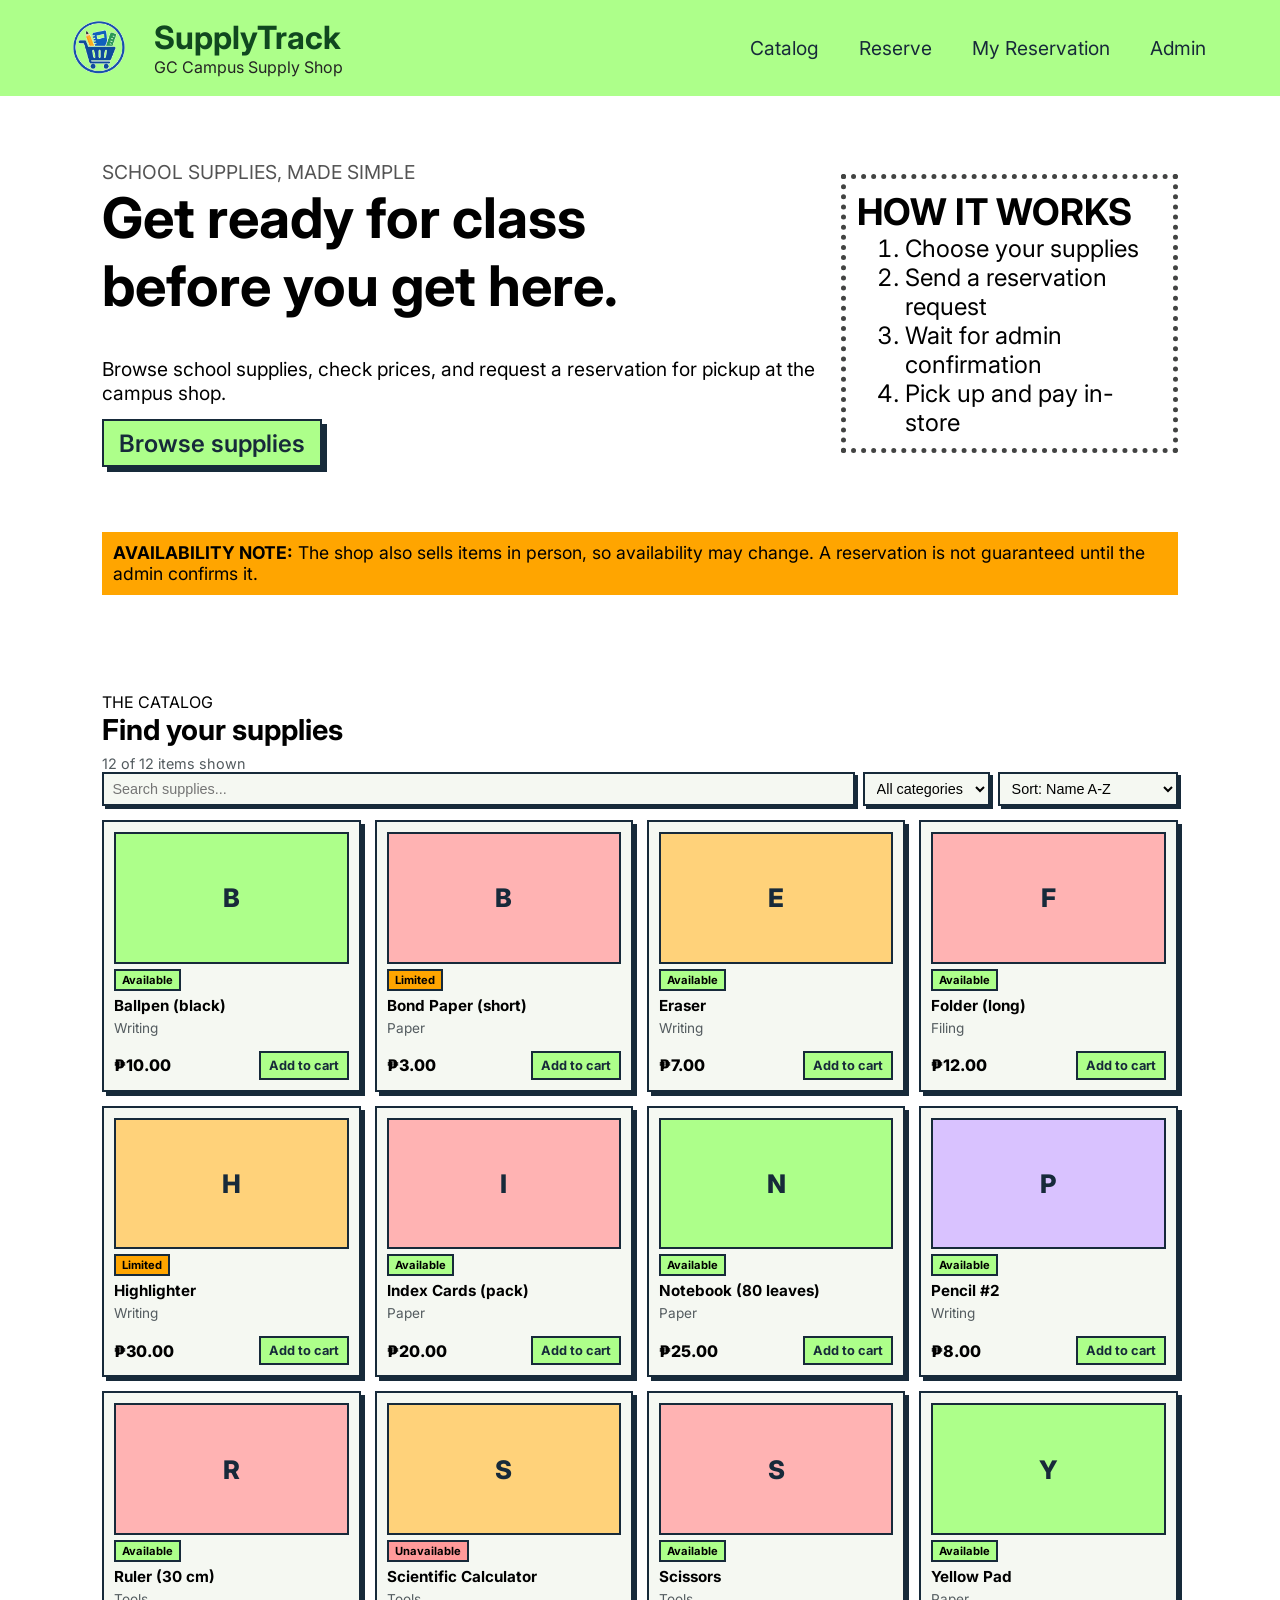
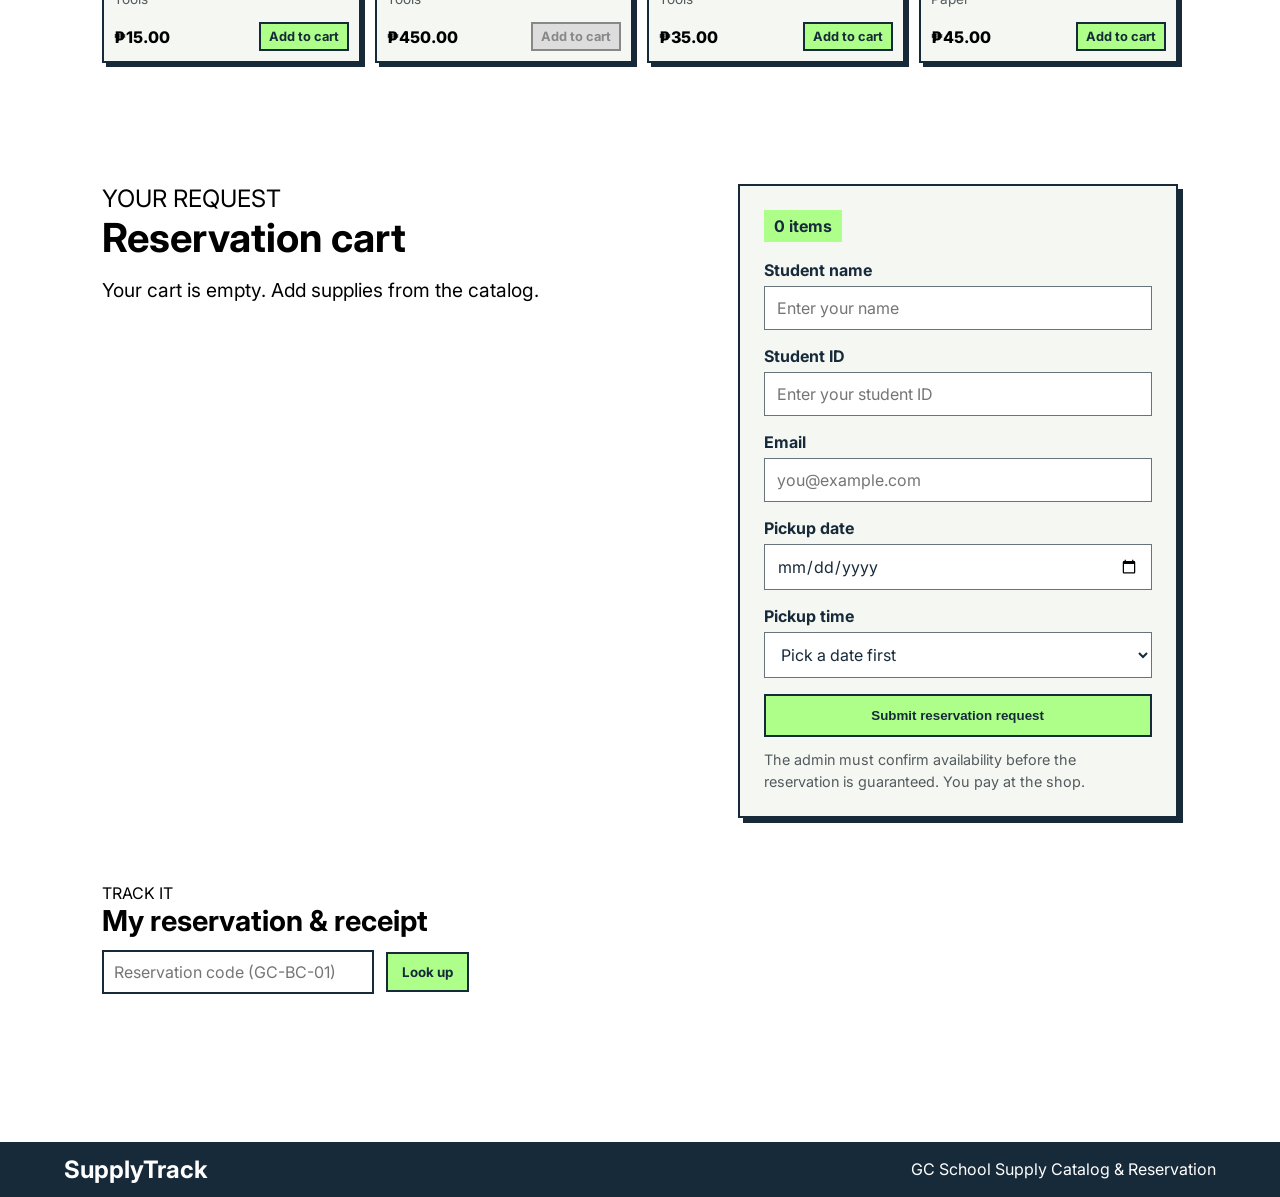
<file: index.html>
<!doctype html>
<html lang="en">
<head>
    <meta charset="utf-8">
    <meta name="viewport" content="width=device-width, initial-scale=1">
    <title>SupplyTrack | GC School Supplies</title>
    <link rel="stylesheet" href="style.css">
    <link rel="icon" type="image/x-icon" href="/images/logomain.png">
    <script src="products.js" defer></script>
    <script src="data.js" defer></script>
    <script src="app.js" defer></script>
</head>
<body>
    <div class="topmostnav">
        <a class="logoall" href="index.html">
            <img class="brand-logo" src="/images/logomain.png" alt="SupplyTrack logo">
            <div class="logo-contents-small">
                <div class="logo-text">SupplyTrack</div>
                <div class="logo-subtext">GC Campus Supply Shop</div>
            </div>
        </a>
        <div class="nav-links">
            <a href="#catalogcontain">Catalog</a>
            <a href="#reservationcontain">Reserve</a>
            <a href="#trackcontain">My Reservation</a>
            <a href="admin.html">Admin</a>
        </div>
    </div>

    <div class="containerallcontent">
    <div class="frontfacemain">
        <div class="frontfacetop">
            <div class="frontfaceleft">
                <p class="frontfacelefthead">SCHOOL SUPPLIES, MADE SIMPLE</p>
                <h1 class="leftbig1">Get ready for class</h1>
                <h1 class="leftbig2">before you get here.</h1>
                <p>Browse school supplies, check prices, and request a reservation for pickup at the campus shop.</p>
                <a class="browsebutton" href="#catalogcontain">Browse supplies</a>
            </div>
            <div class="frontfaceright">
                <p class="frontfacerighthead">HOW IT WORKS</p>
                <ol class="frontfacerightlist">
                    <li>Choose your supplies</li>
                    <li>Send a reservation request</li>
                    <li>Wait for admin confirmation</li>
                    <li>Pick up and pay in-store</li>
                </ol>
            </div>
        </div>
    </div>

    <section class="notice"><b>AVAILABILITY NOTE:</b> The shop also sells items in person, so availability may change. A reservation is not guaranteed until the admin confirms it.</section>


    <section class="catalogcontain" id="catalogcontain">
        <div class="cataloghead">
            <p class="catalogheadsmall">THE CATALOG</p>
            <h2 class="catalogheadbig">Find your supplies</h2>
        </div>
        <div id="item-count" class="muted"></div>
        <div class="catalogsearchall">
            <input class="catalogsearchbox" id="search" type="search" placeholder="Search supplies..." aria-label="Search supplies">
            <select class="catalogdropdown" id="category" aria-label="Filter by category"></select>
            <select class="catalogdropdown" id="sort" aria-label="Sort supplies">
                <option value="name">Sort: Name A-Z</option>
                <option value="low">Sort: Price low to high</option>
                <option value="high">Sort: Price high to low</option>
            </select>
        </div>
        <div id="products" class="product-grid"></div>
        <div class="more-wrap"><button class="btn" id="more-btn" type="button">Show more</button></div>
    </section>

    <section class="reservationcontain" id="reservationcontain">
        <div class="reservationtext">
            <p class="reservationheadsmall">YOUR REQUEST</p>
            <h2 class="reservationheadbig">Reservation cart</h2>
            <div id="cart-items" class="cart-list"></div>
            <p id="cart-total" class="cart-total"></p>
        </div>

        <div class="reservationrequestbox">
            <span class="cartcount" id="cart-count">0 items</span>
            <form class="reservation-form" id="reservation-form" novalidate>
                <small class="err" id="err-cart"></small>
                <label for="student-name">Student name</label>
                <input id="student-name" autocomplete="name" placeholder="Enter your name">
                <small class="err" id="err-student-name"></small>
                <label for="student-id">Student ID</label>
                <input id="student-id" placeholder="Enter your student ID">
                <small class="err" id="err-student-id"></small>
                <label for="student-email">Email</label>
                <input id="student-email" type="email" autocomplete="email" placeholder="you@example.com">
                <small class="err" id="err-student-email"></small>
                <label for="pickup-date">Pickup date</label>
                <input id="pickup-date" type="date">
                <small class="err" id="err-pickup-date"></small>
                <label for="pickup-time">Pickup time</label>
                <select id="pickup-time"></select>
                <small class="err" id="err-pickup-time"></small>
                <button class="button primary full" id="submit-btn" type="submit">Submit reservation request</button>
                <p class="tiny">The admin must confirm availability before the reservation is guaranteed. You pay at the shop.</p>
            </form>
            <div id="reservation-result" class="result hidden" aria-live="polite"></div>
        </div>
    </section>

    <section class="trackcontain" id="trackcontain">
        <p class="catalogheadsmall">TRACK IT</p>
        <h2 class="catalogheadbig">My reservation &amp; receipt</h2>
        <form class="track-form" id="track-form">
            <input id="track-code" placeholder="Reservation code (GC-BC-01)" aria-label="Reservation code">
            <button class="btn" type="submit">Look up</button>
        </form>
        <div id="receipt-view"></div>
    </section>
    </div>
    
    <footer class="footer">
        <h1>SupplyTrack</h1>
        <p>GC School Supply Catalog &amp; Reservation</p>
    </footer>
</body>
</html>
</file>
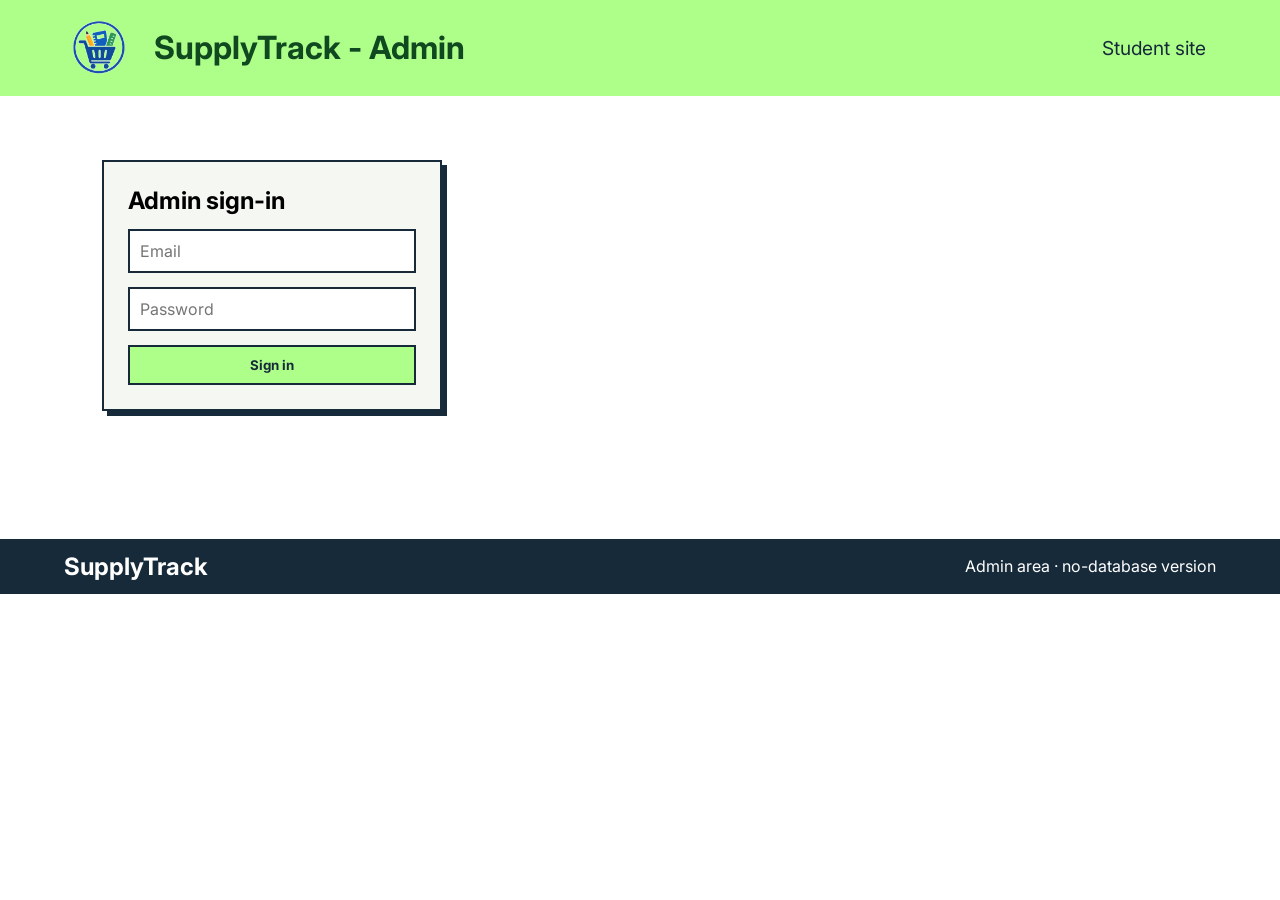
<file: admin.html>
<!doctype html>
<html lang="en">
<head>
    <meta charset="utf-8">
    <meta name="viewport" content="width=device-width, initial-scale=1">
    <title>SupplyTrack | Admin</title>
    <link rel="stylesheet" href="style.css">
    <link rel="icon" type="image/x-icon" href="/images/logomain.png">
    <script src="data.js" defer></script>
    <script src="products.js" defer></script>
    <script src="admin.js" defer></script>
</head>
<body>
    <div class="topmostnav">
        <a class="logoall" href="index.html"><img class="brand-logo" src="/images/logomain.png" alt="SupplyTrack logo"><div class="logo-text">SupplyTrack - Admin</div></a>
        <div class="nav-links"><a href="index.html">Student site</a></div>
    </div>
    <div class="containerallcontent">
    <div class="page">
        <form id="gate" class="gate">
            <h2>Admin sign-in</h2>
            <input id="login-email" type="email" placeholder="Email" aria-label="Email" autocomplete="username">
            <input id="login-password" type="password" placeholder="Password" aria-label="Password" autocomplete="current-password">
            <small class="err" id="login-err"></small>
            <button class="btn" type="submit">Sign in</button>
        </form>
        <div id="main" class="hidden">
            <div class="page-head"><div><p class="catalogheadsmall">SHOP VIEW</p><h2 class="catalogheadbig">Admin dashboard</h2></div>
                <button class="btn" id="lock-btn" type="button">Sign out</button></div>
            <!--- <section class="notice" style="margin:0 0 8px"><b>DEMO MODE:</b> data is saved only in THIS browser, and this sign-in is for show only. Students on other devices cannot reach this page.</section> --->
            <p class="tiny" id="sync-note"></p>
            <div class="stats">
                <div class="stat"><span>Pending</span><strong id="pending-count">0</strong></div>
                <div class="stat"><span>Confirmed / Preparing</span><strong id="active-count">0</strong></div>
                <div class="stat"><span>Ready for pickup</span><strong id="ready-count">0</strong></div>
            </div>
            <div class="inline-form">
                <input id="req-search" placeholder="Search code, name or student ID" aria-label="Search requests">
                <select id="filter" class="catalogdropdown" aria-label="Filter by status"></select>
            </div>
            <div id="reservations-list" class="reservation-list"></div>

            <h3>Products</h3>
            <form id="add-form" class="inline-form">
                <input id="new-name" placeholder="Product name" aria-label="Product name">
                <input id="new-category" list="cats" placeholder="Category" aria-label="Category">
                <datalist id="cats"></datalist>
                <input id="new-price" type="number" min="0.01" step="0.01" placeholder="Price" aria-label="Price">
                <label class="mini">Max per student <input id="new-max" type="number" min="1" max="50" value="10"></label>
                <select id="new-avail" class="catalogdropdown" aria-label="Availability"><option>Available</option><option>Limited</option><option>Unavailable</option></select>
                <button class="btn" type="submit">Add product</button>
            </form>
            <small class="err" id="add-err"></small>
            <button class="btn hidden" id="sample-btn" type="button">Load the 12 sample products</button>
            <div id="product-list"></div>
        </div>
    </div>
    </div>
    <footer class="footer"><h1>SupplyTrack</h1><p>Admin area · no-database version</p></footer>
</body>
</html>
</file>
<file: style.css>
/* css reset */
html,
        body,
        h1,
        h2,
        h3,
        h4,
        p,
        ul,
        ol {
            margin: 0;
            padding: 0;
        }
@font-face {
    font-family: "Inter";
    src: url(fonts/Inter-VariableFont_opsz\,wght.ttf) format("truetype");
    font-style: normal;
}
/* objects positions */
/* topmostnav positions */
body {
    display: flex;
    flex-direction: column;
    font-family: "Inter", sans-serif;
}
.admin-page {
    min-height: 100vh;
}
.admin-page .page {
    flex: 1;
    padding: 5% 8%;
}
.topmostnav {
    display: flex;
    flex-direction: row;
    justify-content: space-between;
    align-items: center;
    position: sticky;
    top: 0;
    z-index: 10;
}
.containerallcontent {
    padding: 5% 8% 5% 8%;     /* UNIVERSAL SIDE PADDING FOR THE CONTENT (EXCLUDING NAV AND FOOT) */
    display: flex;
    flex-direction: column;
}
.containerallcontent > * {
    margin-bottom: 6%; /* applies the child properties with margin bottoms */
}
.logoall {
    display: flex;
    flex-direction: row;
    align-items: center;
}
.logo-contents-small {
    display: flex;
    flex-direction: column;
}
.nav-links {
    display: flex;
    flex-direction: row;
    gap: 20px;
}
.nav-toggle {
    display: none;
}
/* frontfacemain positions */
.frontfacemain {
    display: flex;
    flex-direction: column;
}
.frontfacetop {
    display: flex;
    flex-direction: row;
    justify-content: space-between;
}
.frontfaceleft {
    display: flex;
    flex-direction: column;
}
.frontfaceright {
    display: flex;
    flex-direction: column;
}
/* catalogcontain positions */
.catalogcontain {
    display: flex;
    flex-direction: column;
}
.cataloghead {
    display: flex;
    flex-direction: column;
}
.catalogsearchall {
    display: flex;
    flex-direction: row;
    justify-content: space-between;
}
/* reservationcontain positions */
.reservationcontain {
    display: flex;
    flex-direction: row;
}
.reservationtext {
    display: flex;
    flex-direction: column;
}
.reservation-form {
    display: flex;
    flex-direction: column;
}
/* footer positions */
footer {
    display: flex;
    flex-direction: row;
    justify-content: space-between;
}
/* end objects positions */

/* contents design */
/* topmostnav design */
.topmostnav {
    background-color: #adff8a;
    padding: 1% 5% 1% 5%;
}
.logo-text {
    font-size: 2rem;
    font-weight: 700;
    color: #10481f;
}
.logo-subtext {
    color: #242424;
}
.logoall {
    gap: 20px;
    text-decoration: none;
    color: #172a3a;
}
.brand-logo {
    width: 70px;
    height: 70px;
}
.brand-logo img {
    display: block;
    width: 100%;
    height: 100%;
    object-fit: contain;
    filter: drop-shadow(2px 3px 2px rgb(23 42 58 / 35%));
}
.nav-links a {
    text-decoration: none;
    font-size: 1.2rem;
    color: #172a3a;
    padding: 10px;
    transition: background-color 100ms ease, color 100ms ease, transform 100ms ease;
}
.nav-links a:hover {
    background-color: #172a3a;
    color: white;
}
/* frontfacemain design */
.frontfacetop {
    align-items: center;
}
.frontfacelefthead {
    font-size: 1rem;
}
.leftbig2 {
    margin-bottom: 5%;
}
.frontfaceleft h1 {
    font-size: 3.5rem;
}
.frontfaceleft p {
    font-size: 1.2rem;
}
.frontfacelefthead {
    color: rgb(83, 83, 83);
}
/*.frontfacemain {
    padding: 5% 11% 5% 11%;
}*/
.browsebutton {
    display: inline-block;
    background-color: #adff8a;
    color: #172a3a;
    font-family: "Inter", sans-serif;
    font-weight: 600;
    text-decoration: none;
    padding: 1% 2% 1% 2%;
    margin-top: 2%;
    font-size: 1.5rem;
    width: fit-content;
    border: 2px solid #172a3a;
    box-shadow: 5px 5px 0 #172a3a;
    transition: background-color 100ms ease, color 100ms ease, transform 100ms ease, box-shadow 100ms ease;
}
.browsebutton:hover {
    background-color: #172a3a;
    color: white;
    box-shadow: 5px 5px 0 #adff8a;
    border: 2px solid #adff8a;
}
.browsebutton:active {
    transform: translate(4px, 4px);
    box-shadow: 1px 1px 0 #172a3a;
}
.frontfaceright {
    border-color: #424342;
    border-style: dotted;
    border-width: 5px;
    padding: 1%;
}
.frontfacerighthead {
    font-size: 2.3rem;
    font-weight: 700;
}
.frontfacerightlist {
    font-size: 1.5rem;
    list-style-type: decimal;
    padding-left: 2em;
}
/* notice design univ */
.notice {
    background-color: orange;
    padding: 1%;
    /* margin: 0 11% 0 11%; */
    font-size: 1.1rem;
    align-content: center;
}
/* catalog design */
/*.catalogcontain {
    padding: 5% 11% 5% 11%;
}*/
.catalogheadsmall {
    font-size: 1.5rem;
    margin-bottom: 1%;
}
.catalogheadbig {
    margin-bottom: 1%;
    font-size: 2.5rem;
}
.catalogsearchbox{
    box-sizing: border-box;
    width: min(100%, 1000px);
    padding: 10px;
    border: 2px solid #172a3a;
    background-color: #f5f8f2;
    box-shadow: 5px 5px 0 #172a3a;
}
.catalogsearchbox:focus {
    outline: 2px solid #9af45a;
    outline-offset: 1px;
}
.catalogdropdown {
    box-sizing: border-box;
    padding: 10px;
    border: 2px solid #172a3a;
    background-color: #f5f8f2;
    box-shadow: 5px 5px 0 #172a3a;
    cursor: pointer;
}
/* reservation design */
.reservationcontain {
    /* padding: 5% 11% 5% 11%; */
    justify-content: space-between;
    align-items: flex-start;
    gap: 32px;
}
.reservationheadbig {
    margin-bottom: 1%;
    font-size: 2.5rem;
}
.reservationheadsmall {
    font-size: 1.5rem;
}
.mutedreservation {
    font-size: 1.2rem;
}
.reservation-form {
    flex: 1;
}
.reservationrequestbox {
    box-sizing: border-box;
    width: min(100%, 440px);
    flex: 0 1 440px;
    margin-left: auto;
    padding: 24px;
    border: 2px solid #172a3a;
    background-color: #f5f8f2;
    box-shadow: 5px 5px 0 #172a3a;
}
.cartcount {
    display: inline-block;
    margin-bottom: 18px;
    padding: 6px 10px;
    background-color: #adff8a;
    color: #172a3a;
    font-weight: 700;
}
.reservation-form label {
    margin: 0 0 6px;
    color: #172a3a;
    font-weight: 700;
}
.reservation-form input,
.reservation-form select {
    box-sizing: border-box;
    width: 100%;
    margin-bottom: 16px;
    padding: 11px 12px;
    border: 1px solid #68747b;
    border-radius: 0;
    background-color: #fff;
    color: #172a3a;
    font: inherit;
}
.reservation-form input:focus,
.reservation-form select:focus {
    outline: 2px solid #6b9d48;
    outline-offset: 1px;
}
.reservation-form button {
    width: 100%;
    padding: 12px 14px;
    border: 2px solid #172a3a;
    border-radius: 0;
    background-color: #adff8a;
    color: #172a3a;
    font-weight: 700;
    cursor: pointer;
}
.reservation-form button:hover {
    background-color: #172a3a;
    color: #fff;
}
.reservation-form .tiny {
    margin-top: 12px;
    color: #535b5f;
    line-height: 1.5;
}
/*.trackcontain, .page { 
    padding: 5% 11%; 
}*/
/* footer design */
footer {
    padding: 1% 5% 1% 5%;
    align-items: center;
    align-content: center;
    background-color: #172a3a;
    color: white;
}
footer h1 {
    font-size: 1.5rem;
}

/* ---- parts built by JavaScript + new pages (same green / navy / hard-shadow style) ---- */
.hidden { display: none !important; }
.muted, .tiny { color: #535b5f; font-size: .9rem; }
.product-grid { display: grid; grid-template-columns: repeat(3, 1fr); gap: 24px; margin-top: 24px; }
.product, .reservation-card, .receipt, .gate, .stat {
    box-sizing: border-box; border: 2px solid #172a3a; background-color: #f5f8f2; box-shadow: 5px 5px 0 #172a3a;
}
.product { padding: 16px; display: flex; flex-direction: column; gap: 8px; }
.product-top, .product-bottom, .reservation-head, .page-head { display: flex; justify-content: space-between; align-items: center; gap: 10px; }
.product h3 { font-size: 1.1rem; }
.category-label { font-size: .85rem; color: #535b5f; }
.product-bottom { margin-top: auto; padding-top: 10px; }
.price { font-weight: 800; font-size: 1.2rem; }
.status { padding: 3px 8px; border: 2px solid #172a3a; font-weight: 700; font-size: .8rem; white-space: nowrap; background-color: #adff8a; }
.status.limited { background-color: orange; }
.status.unavailable { background-color: #ff9a9a; }
.small-button, .btn, .qty button {
    border: 2px solid #172a3a; background-color: #adff8a; color: #172a3a; font-weight: 700; cursor: pointer; font-family: inherit;
}
.small-button { padding: 8px 10px; }
.btn { padding: 10px 14px; }
.btn.danger { background-color: #ff9a9a; }
.small-button:hover, .btn:hover, .qty button:hover { background-color: #172a3a; color: #fff; }
.small-button:disabled { background-color: #ddd; color: #888; cursor: not-allowed; border-color: #888; }
.cart-list { display: flex; flex-direction: column; gap: 10px; margin-top: 12px; }
.cart-row { display: flex; align-items: center; gap: 12px; padding: 10px; border: 2px solid #172a3a; background-color: #f5f8f2; }
.cart-row .grow { flex: 1; display: flex; flex-direction: column; }
.qty { display: flex; align-items: center; gap: 8px; }
.qty button { width: 28px; height: 28px; }
.cart-total { margin-top: 12px; font-weight: 800; font-size: 1.2rem; }
.err { display: block; margin: -12px 0 12px; color: #b00020; font-weight: 700; font-size: .85rem; }
.err:empty { display: none; }
.result { margin-top: 16px; padding: 12px; border: 2px solid #172a3a; background-color: #adff8a; font-weight: 700; }
.result.error, .err-box { background-color: #ff9a9a; }
.err-box { padding: 12px; border: 2px solid #172a3a; }
.track-form, .inline-form { display: flex; gap: 12px; flex-wrap: wrap; align-items: center; margin: 12px 0 20px; }
.track-form input, .inline-form input, .admin-row input, .admin-row select, .gate input {
    box-sizing: border-box; padding: 10px; border: 2px solid #172a3a; background-color: #fff; font: inherit;
}
.receipt { padding: 20px; max-width: 560px; }
.receipt-title { font-weight: 800; text-transform: uppercase; background-color: #adff8a; display: inline-block; padding: 4px 8px; margin-bottom: 8px; }
.receipt table { width: 100%; border-collapse: collapse; margin: 12px 0; }
.receipt th, .receipt td { text-align: left; padding: 6px; border-bottom: 1px solid #172a3a; }
.gate { max-width: 340px; padding: 24px; display: flex; flex-direction: column; gap: 14px; }
.stats { display: flex; flex-wrap: wrap; gap: 16px; margin: 16px 0 24px; }
.stat { flex: 1; min-width: 150px; padding: 12px; }
.stat span { display: block; font-size: .85rem; }
.stat strong { font-size: 1.8rem; }
.reservation-list { display: flex; flex-direction: column; gap: 20px; margin-top: 20px; }
.reservation-card { padding: 16px; }
.reservation-card .items { margin: 10px 0; line-height: 1.7; }
.reservation-actions { display: flex; gap: 10px; flex-wrap: wrap; }
.admin-row { display: flex; gap: 8px; flex-wrap: wrap; margin-bottom: 10px; }
.page h3 { margin-top: 28px; }
@media (max-width: 899px) {
    .frontfacetop, .reservationcontain, .catalogsearchall, .track-form, .inline-form, .stats, .admin-row, .reservation-actions, footer {
        flex-direction: column;
        align-items: stretch;
        gap: 20px;
    }
    .topmostnav { 
        position: sticky; flex-direction: row; flex-wrap: wrap; gap: 8px; 
    }
    .nav-toggle {
        display: flex;
        flex-direction: column;
        gap: 5px;
        padding: 10px;
        border: 2px solid #172a3a;
        background: transparent;
        cursor: pointer;
        /* transition: background-color 100ms ease, color 100ms ease, transform 100ms ease (will be for later, add transition for hovering, but really its useless, but just incase keep this)*/
    }
    /*
    .nav-toggle:hover {
        background-color: #172a3a;
        color: white;
    }
    the supposed hover transition 
    */
    .nav-toggle span { display: block; width: 24px; height: 2px; background-color: #172a3a; }
    .nav-links {
        display: none;
        position: absolute;
        top: 100%;
        right: 5%;
        flex-direction: column;
        gap: 12px;
        min-width: 180px;
        padding: 16px;
        background-color: #adff8a;
        box-shadow: 0 4px 8px rgb(0 0 0 / 20%);
    }   
    .nav-links.is-open { display: flex; }
    .frontfaceleft h1 { font-size: 2.2rem; }
    .browsebutton { font-size: 1.3rem; padding: 8px 14px; }
    .frontfacetop > * { width: 100%; box-sizing: border-box; }
    .frontfaceright { width: 100%; box-sizing: border-box; }
    .reservationrequestbox { width: 100%; margin-left: 0; flex: none; }
    .product-grid { grid-template-columns: repeat(2, 1fr); }
    footer { gap: 6px; text-align: center; }
}
@media (max-width: 352px) {
    .nav-toggle {
        /* messy. fix later */
        position: absolute;
        top: 50%;
        right: 5%;
        margin-left: 0;
        transform: translateY(-50%);
    }
}
@media (max-width: 500px) { .product-grid { grid-template-columns: 1fr; } }
/* printing: only the receipt is printed */
@media print {
    body * { visibility: hidden; }
    #receipt-view, #receipt-view * { visibility: visible; }
    #receipt-view { position: absolute; left: 0; top: 0; width: 100%; }
    .noprint { display: none !important; }
}
/* progress tracker + spacing for the extra sort dropdown */
.catalogsearchall { gap: 12px; flex-wrap: wrap; }
.progress { display: flex; flex-wrap: wrap; gap: 4px; list-style: none; margin: 10px 0; }
.progress li { padding: 4px 8px; border: 2px solid #172a3a; background-color: #fff; font-size: .75rem; font-weight: 700; }
.progress li.done { background-color: #adff8a; }
/* product pictures and tiles */
.thumb { display: block; box-sizing: border-box; width: 100%; aspect-ratio: 1 / 1; object-fit: cover; border: 2px solid #172a3a; }
.tile { display: flex; align-items: center; justify-content: center; font-size: 2.6rem; font-weight: 800; color: #172a3a; }
.tile0 { background-color: #adff8a; } .tile1 { background-color: #ffd27a; } .tile2 { background-color: #9fd3ff; }
.tile3 { background-color: #ffb3b3; } .tile4 { background-color: #d9c2ff; }
.cart-row .thumb { width: 52px; height: 52px; font-size: 1.4rem; flex: none; }
.admin-row { align-items: center; }
.admin-row .thumb { width: 56px; height: 56px; font-size: 1.4rem; flex: none; }
.mini { font-size: .8rem; font-weight: 700; display: flex; align-items: center; gap: 6px; }
.more-wrap { text-align: center; margin-top: 24px; }
.btn:disabled { background-color: #ddd; color: #888; border-color: #888; cursor: not-allowed; }
/* v4 */
.history { list-style: none; margin: 4px 0 8px 4px; font-size: .8rem; }
/* real site */
.loading { font-weight: 700; }

/* v10: logo image + compact catalog (smaller header, one-row filters, 4 cards per row) */
.brand-logo-img { display: block; width: 64px; height: 64px; }
.admin-row .grow { flex: 1; min-width: 160px; }
.catalogcontain { padding-top: 3%; padding-bottom: 3%; }
.catalogheadsmall { font-size: 1rem; margin-bottom: 0; }
.catalogheadbig { font-size: 1.8rem; margin-bottom: 8px; }
.catalogsearchall { justify-content: flex-start; gap: 8px; }
.catalogsearchbox { flex: 1 1 180px; width: auto; padding: 6px 8px; font-size: .9rem; box-shadow: 3px 3px 0 #172a3a; }
.catalogdropdown { padding: 6px 8px; font-size: .9rem; box-shadow: 3px 3px 0 #172a3a; }
.product-grid { grid-template-columns: repeat(4, 1fr); gap: 14px; margin-top: 14px; }
.product { padding: 10px; gap: 5px; box-shadow: 4px 4px 0 #172a3a; }
.product-img .thumb { aspect-ratio: 16 / 9; }
.product .tile { font-size: 1.6rem; }
.product h3 { font-size: .95rem; }
.product .price { font-size: 1rem; }
.product .small-button { padding: 5px 8px; font-size: .8rem; }
.product .status { font-size: .7rem; padding: 2px 6px; }                

/* respons adjusmens here */
@media (max-width: 899px) { .product-grid { grid-template-columns: repeat(2, 1fr); } }
@media (max-width: 899px) {
    .catalogsearchbox {
        flex: 0 1 auto;
        width: 100%;
        padding: 6px 8px;
    }
    .browsebutton { 
        align-self: stretch; 
        width: 100%; 
        box-sizing: border-box; 
        text-align: center; 
    }
    .brand-logo { 
        width: 52px; height: 52px; 
    }
    .frontfacerighthead {
        text-align: center;
    }
}
</file>
